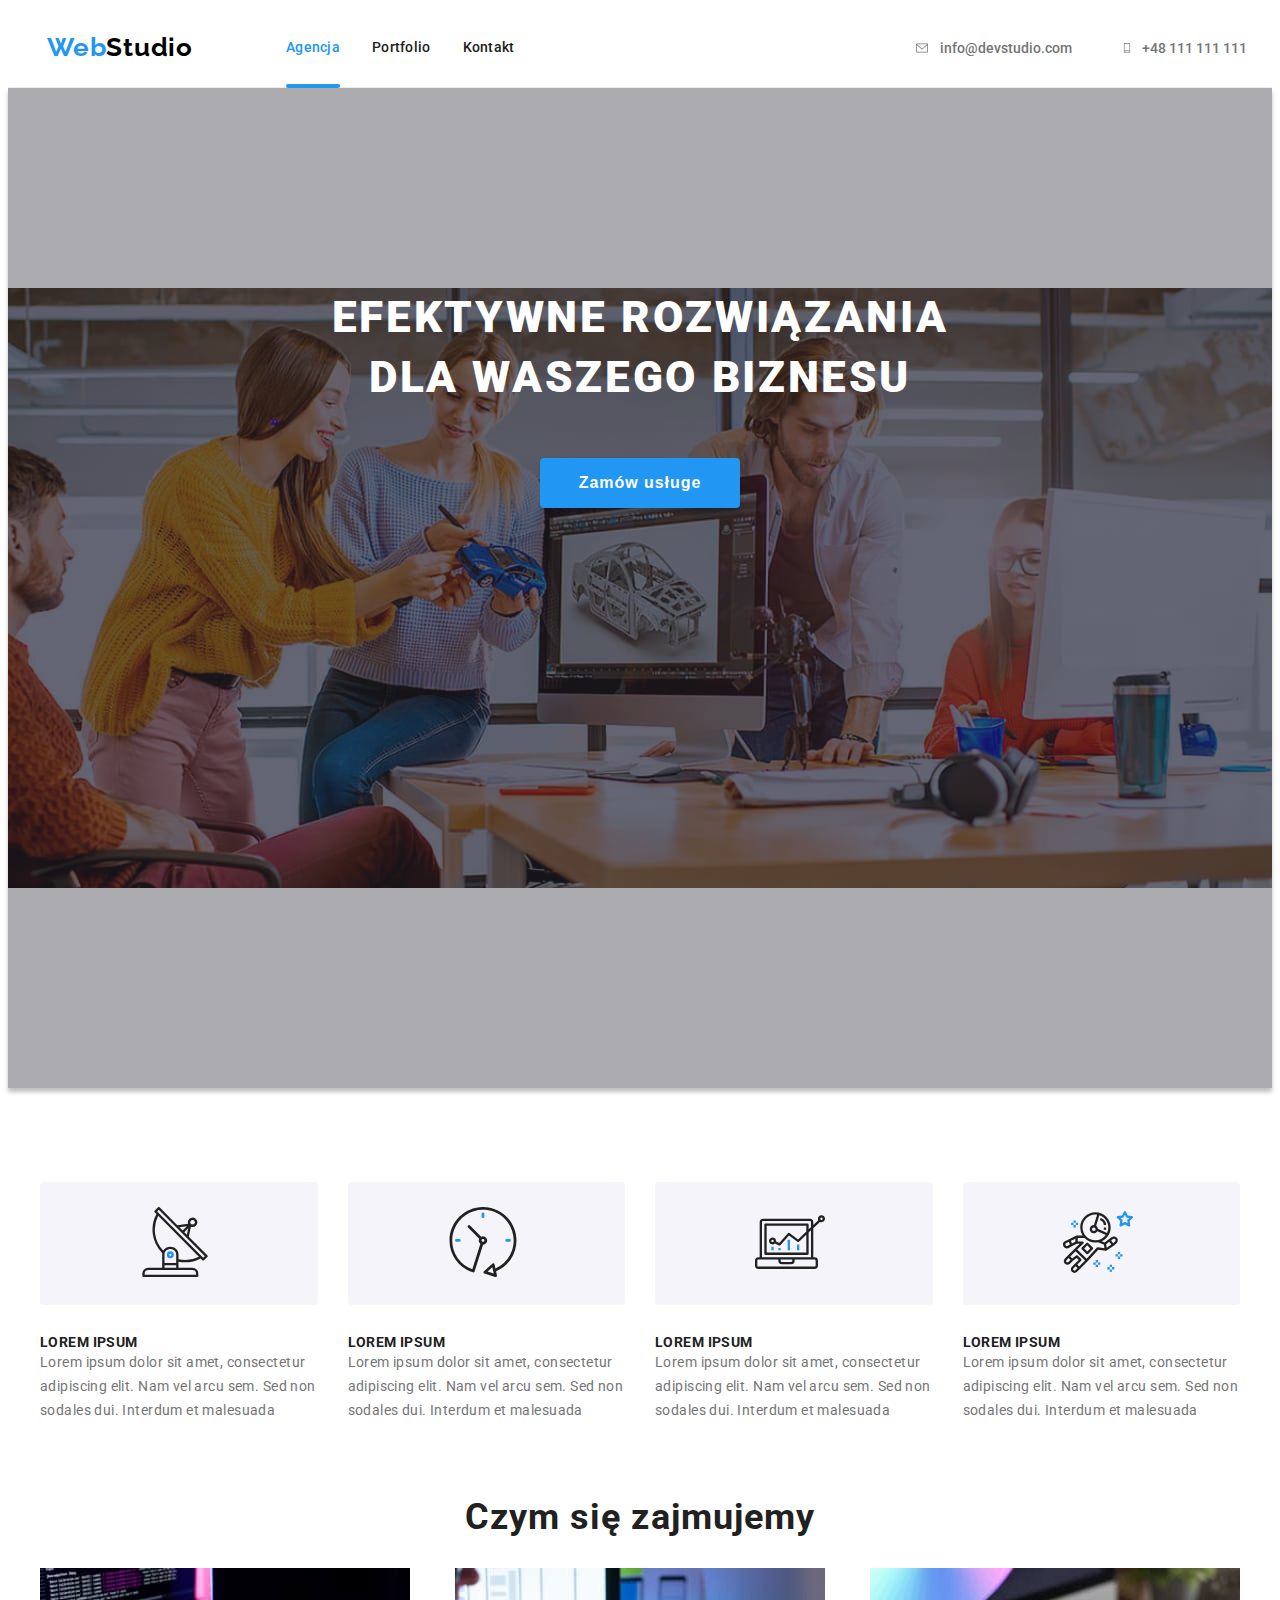
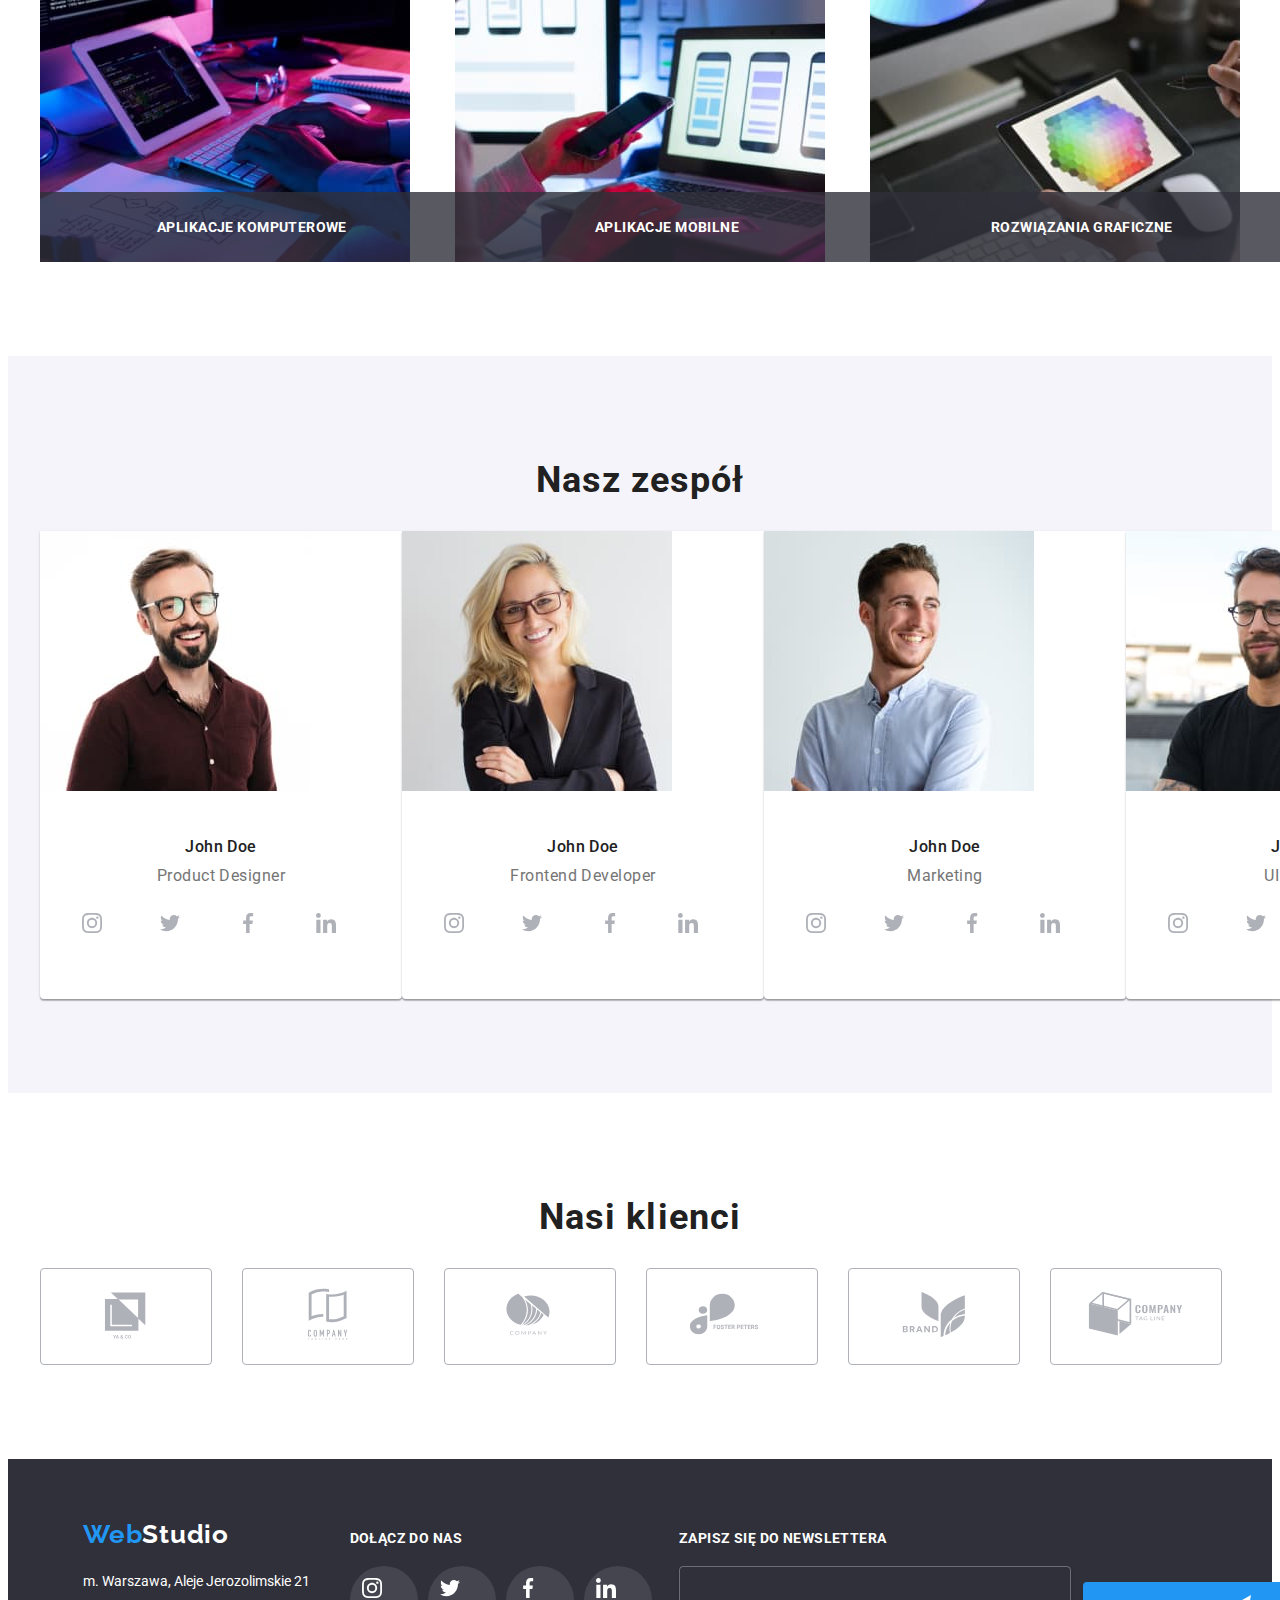
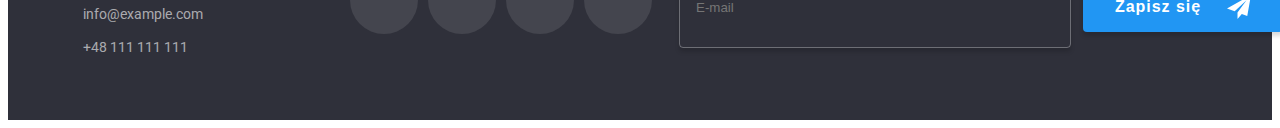
<file: index.html>
<!DOCTYPE html>
<html lang="pl">
  <head>
    <meta charset="UTF-8" />
    <meta http-equiv="X-UA-Compatible" content="IE=edge" />
    <meta name="viewport" content="width=device-width, initial-scale=1.0" />
    <link rel="preconnect" href="https://fonts.googleapis.com" />
    <link rel="preconnect" href="https://fonts.gstatic.com" crossorigin />
    <link
      href="https://fonts.googleapis.com/css2?family=Raleway:wght@700&family=Roboto:wght@400;500;700;900&display=swap"
      rel="stylesheet"
    />
    <link
      rel="stylesheet"
      href="https://cdnjs.cloudflare.com/ajax/libs/modern-normalize/1.1.0/modern-normalize.min.css"
      integrity="sha512-wpPYUAdjBVSE4KJnH1VR1HeZfpl1ub8YT/NKx4PuQ5NmX2tKuGu6U/JRp5y+Y8XG2tV+wKQpNHVUX03MfMFn9Q=="
      crossorigin="anonymous"
      referrerpolicy="no-referrer"
    />
    <link rel="stylesheet" href="css/main.min.css" />
    <title>Studio</title>
  </head>
  <body>
    <header class="page-header">
      <div class="container">
        <div class="navbar">
          <a class="logo" href="./index.html"
            ><span class="logo--brand">Web</span>Studio</a
          >
          <nav>
            <ul class="nav">
              <li class="nav__item">
                <a class="nav__link nav__link--active" href="./index.html"
                  >Agencja</a
                >
              </li>
              <li class="nav__item">
                <a class="nav__link" href="./portfolio.html">Portfolio</a>
              </li>
              <li class="nav__item">
                <a class="nav__link" href="#">Kontakt</a>
              </li>
            </ul>
          </nav>

          <ul class="contact-list">
            <li class="contact-list__item">
              <a class="contact-list__link" href="mailto:info@devstudio.com"
                ><svg class="contact-list__icon" width="16" height="12">
                  <use href="./images/icons.svg#icon-envelope"></use>
                </svg>
                info@devstudio.com</a
              >
            </li>
            <li class="contact-list__item">
              <a class="contact-list__link" href="tel:+48111111111"
                ><svg class="contact-list__icon" width="10" height="16">
                  <use href="./images/icons.svg#icon-smartphone"></use>
                </svg>
                +48 111 111 111</a
              >
            </li>
          </ul>
        </div>
      </div>
    </header>
    <main>
      <!-- HERO -->
      <section class="hero">
        <div class="container">
          <h1 class="hero__text">EFEKTYWNE ROZWIĄZANIA DLA WASZEGO BIZNESU</h1>
          <button data-modal-open class="button hero__button" type="button">
            Zamów usługe
          </button>
        </div>
      </section>

      <!-- CZYM SIĘ ZAJMUJEMY -->
      <section class="section">
        <div class="container">
          <ul class="list-offer">
            <li class="list-offer__item">
              <div class="list-offer__icon">
                <svg class="icon-antenna" width="70" height="70">
                  <use href="./images/icons.svg#icon-antenna"></use>
                </svg>
              </div>

              <p class="list-offer__title">LOREM IPSUM</p>
              <p class="list-offer__text">
                Lorem ipsum dolor sit amet, consectetur adipiscing elit. Nam vel
                arcu sem. Sed non sodales dui. Interdum et malesuada
              </p>
            </li>
            <li class="list-offer__item">
              <div class="list-offer__icon">
                <svg class="icon-clock" width="70" height="70">
                  <use href="./images/icons.svg#icon-clock"></use>
                </svg>
              </div>
              <p class="list-offer__title">LOREM IPSUM</p>
              <p class="list-offer__text">
                Lorem ipsum dolor sit amet, consectetur adipiscing elit. Nam vel
                arcu sem. Sed non sodales dui. Interdum et malesuada
              </p>
            </li>
            <li class="list-offer__item">
              <div class="list-offer__icon">
                <svg class="icon-diagram" width="70" height="70">
                  <use href="./images/icons.svg#icon-diagram"></use>
                </svg>
              </div>
              <p class="list-offer__title">LOREM IPSUM</p>
              <p class="list-offer__text">
                Lorem ipsum dolor sit amet, consectetur adipiscing elit. Nam vel
                arcu sem. Sed non sodales dui. Interdum et malesuada
              </p>
            </li>
            <li class="list-offer__item">
              <div class="list-offer__icon">
                <svg class="icon-astronaut" width="70" height="70">
                  <use href="./images/icons.svg#icon-astronaut"></use>
                </svg>
              </div>
              <p class="list-offer__title">LOREM IPSUM</p>
              <p class="list-offer__text">
                Lorem ipsum dolor sit amet, consectetur adipiscing elit. Nam vel
                arcu sem. Sed non sodales dui. Interdum et malesuada
              </p>
            </li>
          </ul>

          <h2 class="section__heading">Czym się zajmujemy</h2>

          <div class="gallery-offer">
            <figure class="gallery-offer__card">
              <img
                class="no-gap"
                src="images/work1.jpg"
                alt="Człowiek pisze na klawiaturze"
                width="370"
                height="294"
              />
              <figcaption class="gallery-offer__caption">
                Aplikacje komputerowe
              </figcaption>
            </figure>
            <figure class="gallery-offer__card">
              <img
                class="no-gap"
                src="images/work2.jpg"
                alt="Człowiek trzyma telefon"
                width="370"
                height="294"
              />
              <figcaption class="gallery-offer__caption">
                Aplikacje mobilne
              </figcaption>
            </figure>
            <figure class="gallery-offer__card">
              <img
                class="no-gap"
                src="images/work3.jpg"
                alt="Człowiek trzyma tablet"
                width="370"
                height="294"
              />
              <figcaption class="gallery-offer__caption">
                Rozwiązania graficzne
              </figcaption>
            </figure>
          </div>
        </div>
      </section>

      <!-- NASZ ZESPÓŁ -->
      <section class="section staff__section">
        <div class="container">
          <h2 class="section__heading">Nasz zespół</h2>

          <div class="gallery-staff">
            <figure class="gallery-staff__item">
              <img
                class="no-gap"
                src="images/our-staff1.jpg"
                alt="Mężczyzna w okularach"
                width="270"
                height="260"
              />
              <figcaption>
                <h3 class="gallery-staff__heading">John Doe</h3>
                <p class="gallery-staff__text">Product Designer</p>
                <ul class="social-links">
                  <li class="social-links__item">
                    <a class="social-links__box" href="#">
                      <svg class="social-links__icon" width="20" height="20">
                        <use href="./images/icons.svg#icon-instagram"></use>
                      </svg>
                    </a>
                  </li>
                  <li class="social-links__item">
                    <a class="social-links__box" href="#">
                      <svg class="social-links__icon" width="20" height="20">
                        <use href="./images/icons.svg#icon-twitter"></use>
                      </svg>
                    </a>
                  </li>
                  <li class="social-links__item">
                    <a class="social-links__box" href="#">
                      <svg class="social-links__icon" width="20" height="20">
                        <use href="./images/icons.svg#icon-facebook"></use>
                      </svg>
                    </a>
                  </li>
                  <li class="social-links__item">
                    <a class="social-links__box" href="#">
                      <svg class="social-links__icon" width="20" height="20">
                        <use href="./images/icons.svg#icon-linkedin"></use>
                      </svg>
                    </a>
                  </li>
                </ul>
              </figcaption>
            </figure>
            <figure class="gallery-staff__item">
              <img
                class="no-gap"
                src="images/our-staff2.jpg"
                alt="Kobieta w okularach"
                width="270"
                height="260"
              />
              <figcaption>
                <h3 class="gallery-staff__heading">John Doe</h3>
                <p class="gallery-staff__text">Frontend Developer</p>
                <ul class="social-links">
                  <li class="social-links__item">
                    <a class="social-links__box" href="#">
                      <svg class="social-links__icon" width="20" height="20">
                        <use href="./images/icons.svg#icon-instagram"></use>
                      </svg>
                    </a>
                  </li>
                  <li class="social-links__item">
                    <a class="social-links__box" href="#">
                      <svg class="social-links__icon" width="20" height="20">
                        <use href="./images/icons.svg#icon-twitter"></use>
                      </svg>
                    </a>
                  </li>
                  <li class="social-links__item">
                    <a class="social-links__box" href="#">
                      <svg class="social-links__icon" width="20" height="20">
                        <use href="./images/icons.svg#icon-facebook"></use>
                      </svg>
                    </a>
                  </li>
                  <li class="social-links__item">
                    <a class="social-links__box" href="#">
                      <svg class="social-links__icon" width="20" height="20">
                        <use href="./images/icons.svg#icon-linkedin"></use>
                      </svg>
                    </a>
                  </li>
                </ul>
              </figcaption>
            </figure>
            <figure class="gallery-staff__item">
              <img
                class="no-gap"
                src="images/our-staff3.jpg"
                alt="Mężczyzna w koszuli"
                width="270"
                height="260"
              />
              <figcaption>
                <h3 class="gallery-staff__heading">John Doe</h3>
                <p class="gallery-staff__text">Marketing</p>
                <ul class="social-links">
                  <li class="social-links__item">
                    <a class="social-links__box" href="#">
                      <svg class="social-links__icon" width="20" height="20">
                        <use href="./images/icons.svg#icon-instagram"></use>
                      </svg>
                    </a>
                  </li>
                  <li class="social-links__item">
                    <a class="social-links__box" href="#">
                      <svg class="social-links__icon" width="20" height="20">
                        <use href="./images/icons.svg#icon-twitter"></use>
                      </svg>
                    </a>
                  </li>
                  <li class="social-links__item">
                    <a class="social-links__box" href="#">
                      <svg class="social-links__icon" width="20" height="20">
                        <use href="./images/icons.svg#icon-facebook"></use>
                      </svg>
                    </a>
                  </li>
                  <li class="social-links__item">
                    <a class="social-links__box" href="#">
                      <svg class="social-links__icon" width="20" height="20">
                        <use href="./images/icons.svg#icon-linkedin"></use>
                      </svg>
                    </a>
                  </li>
                </ul>
              </figcaption>
            </figure>
            <figure class="gallery-staff__item">
              <img
                class="no-gap"
                src="images/our-staff4.jpg"
                alt="Zdjęcie John Doe"
                width="270"
                height="260"
              />
              <figcaption>
                <h3 class="gallery-staff__heading">John Doe</h3>
                <p class="gallery-staff__text">UI Designer</p>
                <ul class="social-links">
                  <li class="social-links__item">
                    <a class="social-links__box" href="#">
                      <svg class="social-links__icon" width="20" height="20">
                        <use href="./images/icons.svg#icon-instagram"></use>
                      </svg>
                    </a>
                  </li>
                  <li class="social-links__item">
                    <a class="social-links__box" href="#">
                      <svg class="social-links__icon" width="20" height="20">
                        <use href="./images/icons.svg#icon-twitter"></use>
                      </svg>
                    </a>
                  </li>
                  <li class="social-links__item">
                    <a class="social-links__box" href="#">
                      <svg class="social-links__icon" width="20" height="20">
                        <use href="./images/icons.svg#icon-facebook"></use>
                      </svg>
                    </a>
                  </li>
                  <li class="social-links__item">
                    <a class="social-links__box" href="#">
                      <svg class="social-links__icon" width="20" height="20">
                        <use href="./images/icons.svg#icon-linkedin"></use>
                      </svg>
                    </a>
                  </li>
                </ul>
              </figcaption>
            </figure>
          </div>
        </div>
      </section>
      <!-- NASI KLIENCI -->
      <section class="section">
        <div class="container">
          <h2 class="section__heading">Nasi klienci</h2>
          <ul class="list-clients">
            <li class="list-clients__item">
              <a class="list-clients__link" href="">
                <svg class="list-clients__icon" width="106" height="60">
                  <use href="./images/icons.svg#icon-logo1"></use>
                </svg>
              </a>
            </li>
            <li class="list-clients__item">
              <a class="list-clients__link" href="">
                <svg class="list-clients__icon" width="106" height="60">
                  <use href="./images/icons.svg#icon-logo2"></use>
                </svg>
              </a>
            </li>
            <li class="list-clients__item">
              <a class="list-clients__link" href="">
                <svg class="list-clients__icon" width="106" height="60">
                  <use href="./images/icons.svg#icon-logo3"></use>
                </svg>
              </a>
            </li>
            <li class="list-clients__item">
              <a class="list-clients__link" href="">
                <svg class="list-clients__icon" width="106" height="60">
                  <use href="./images/icons.svg#icon-logo4"></use>
                </svg>
              </a>
            </li>
            <li class="list-clients__item">
              <a class="list-clients__link" href="">
                <svg class="list-clients__icon" width="106" height="60">
                  <use href="./images/icons.svg#icon-logo5"></use>
                </svg>
              </a>
            </li>
            <li class="list-clients__item">
              <a class="list-clients__link" href="">
                <svg class="list-clients__icon" width="106" height="60">
                  <use href="./images/icons.svg#icon-logo6"></use>
                </svg>
              </a>
            </li>
          </ul>
        </div>
      </section>
    </main>
    <footer class="page-footer">
      <div class="container footer__container">
        <div class="box">
          <a class="logo page-footer__logo" href="index.html"
            ><span class="logo--brand">Web</span>Studio</a
          >
          <address>
            <ul class="list-address">
              <li class="list-address__item">
                <a
                  class="list-address__link list-address__link--map-link"
                  href="https://goo.gl/maps/DFV8Tzm6335KVXMM9"
                  target="_blank"
                  >m. Warszawa, Aleje Jerozolimskie 21</a
                >
              </li>
              <li class="list-address__item">
                <a class="list-address__link" href="mailto:info@example.com"
                  >info@example.com</a
                >
              </li>
              <li class="list-address__item">
                <a class="list-address__link" href="tel:+48111111111"
                  >+48 111 111 111</a
                >
              </li>
            </ul>
          </address>
        </div>
        <div class="box">
          <p class="page-footer__text">Dołącz do nas</p>
          <ul class="footer__social-links">
            <li class="social-links__item">
              <a class="social-links__box" href="#">
                <svg class="social-links__icon" width="20" height="20">
                  <use href="./images/icons.svg#icon-instagram"></use>
                </svg>
              </a>
            </li>
            <li class="social-links__item">
              <a class="social-links__box" href="#">
                <svg class="social-links__icon" width="20" height="20">
                  <use href="./images/icons.svg#icon-twitter"></use>
                </svg>
              </a>
            </li>
            <li class="social-links__item">
              <a class="social-links__box" href="#">
                <svg class="social-links__icon" width="20" height="20">
                  <use href="./images/icons.svg#icon-facebook"></use>
                </svg>
              </a>
            </li>
            <li class="social-links__item">
              <a class="social-links__box" href="#">
                <svg class="social-links__icon" width="20" height="20">
                  <use href="./images/icons.svg#icon-linkedin"></use>
                </svg>
              </a>
            </li>
          </ul>
        </div>
        <div class="box">
          <p class="page-footer__text">Zapisz się do newslettera</p>
          <form
            class="newsletter-form"
            name="newsletter-form"
            autocomplete="on"
          >
            <label>
              <input
                class="newsletter-form__input"
                type="email"
                name="e-mail-newsletter"
                placeholder="E-mail"
                required
              />
            </label>
            <button class="button newsletter__button" type="submit">
              Zapisz się
              <svg class="newsletter__button__icon" width="24" height="24">
                <use href="./images/icons.svg#icon-send"></use>
              </svg>
            </button>
          </form>
        </div>
      </div>
    </footer>

    <div class="backdrop is-hidden" data-modal>
      <div class="modal">
        <button class="modal-close" type="button" data-modal-close>
          &#10006;
        </button>
        <p class="order-form__title">Zostaw swoje dane w formularzu poniżej</p>
        <form class="order-form" name="order-form">
          <div class="order-form__container">
            <label class="order-form__label" class="" for="client-name"
              >Imię</label
            >
            <input
              class="order-form__input"
              id="client-name"
              type="text"
              name="name"
            />
            <svg class="order-form__icon" width="18" height="18">
              <use href="./images/icons.svg#icon-person"></use>
            </svg>
          </div>
          <div class="order-form__container">
            <label class="order-form__label" for="client-phone-number"
              >Telefon</label
            >
            <input
              class="order-form__input"
              id="client-phone-number"
              type="tel"
              name="phone-number"
            />
            <svg class="order-form__icon" width="18" height="18">
              <use href="./images/icons.svg#icon-phone"></use>
            </svg>
          </div>
          <div class="order-form__container">
            <label class="order-form__label" for="client-email">E-mail</label>
            <input
              class="order-form__input"
              id="client-email"
              type="email"
              name="e-mail"
            />
            <svg class="order-form__icon" width="18" height="18">
              <use href="./images/icons.svg#icon-email"></use>
            </svg>
          </div>
          <label class="order-form__label" for="client-comment"
            >Komentarz</label
          >
          <textarea
            class="order-form__textarea"
            id="client-comment"
            rows="8"
            placeholder="Wprowadź tekst"
          ></textarea>
          <div class="checkbox">
            <input
              id="terms-of-use"
              class="checkbox__input checkbox__input--hidden"
              type="checkbox"
              name="terms-of-use"
              value="check"
            />
            <label class="checkbox__label" for="terms-of-use">
              Oświadczam iż akceptuję
              <a class="checkbox__link" href="#">Regulamin</a>
              i
              <a class="checkbox__link" href="#">Politykę Prywatności.</a>
            </label>
          </div>
          <button class="button modal__button" type="submit">Wyślij</button>
        </form>
      </div>
    </div>
    <script src="./js/modal.js"></script>
  </body>
</html>
</file>
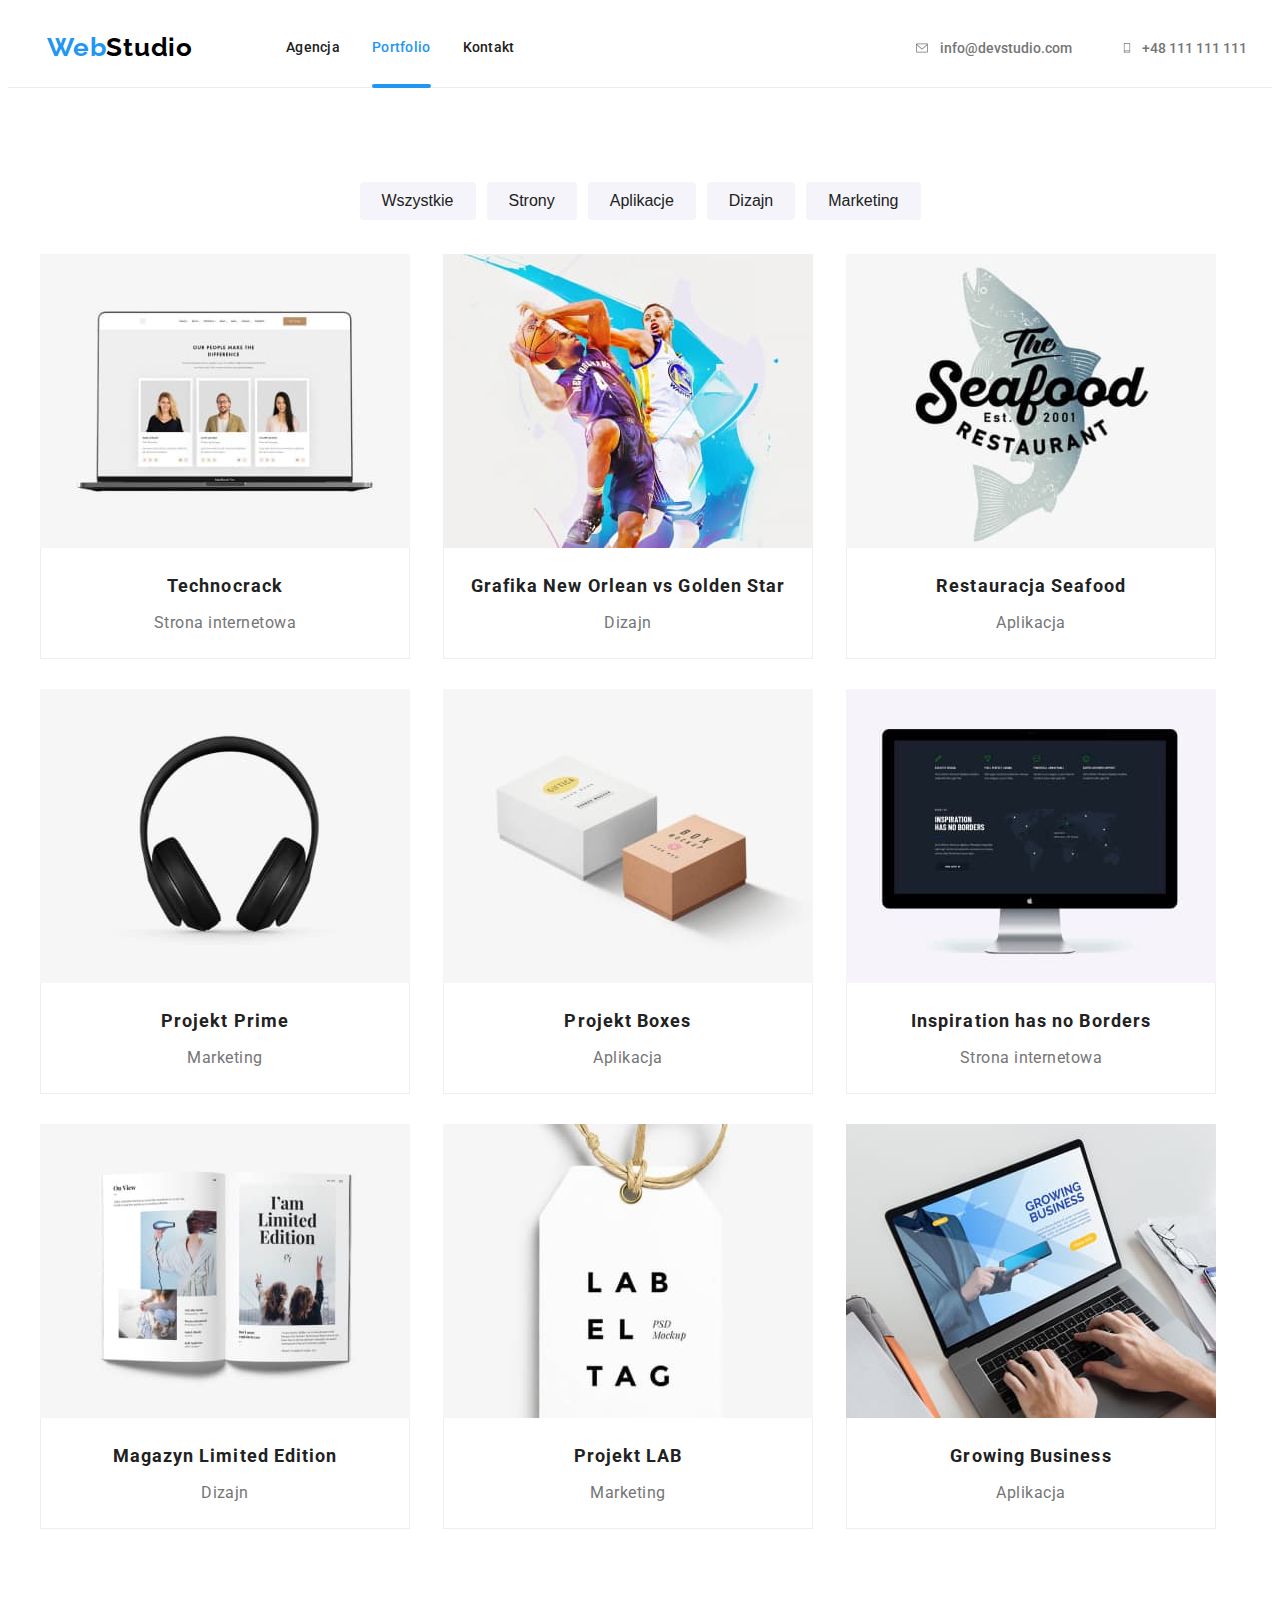
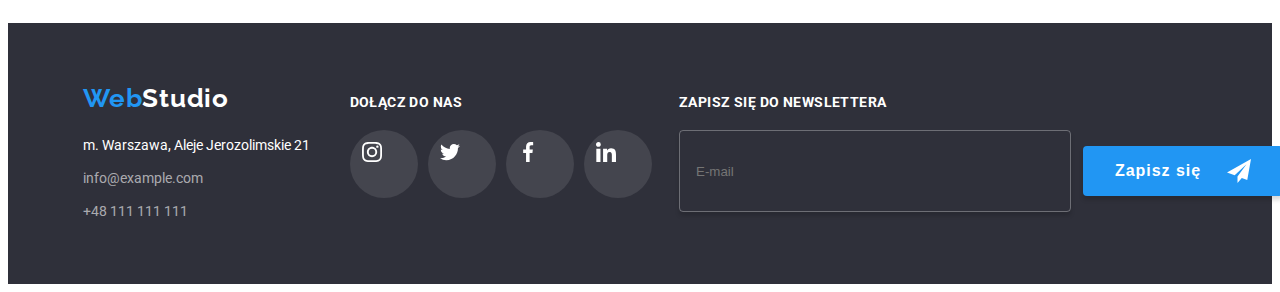
<file: portfolio.html>
<!DOCTYPE html>
<html lang="pl">
  <head>
    <meta charset="UTF-8" />
    <meta http-equiv="X-UA-Compatible" content="IE=edge" />
    <meta name="viewport" content="width=device-width, initial-scale=1.0" />
    <link rel="preconnect" href="https://fonts.googleapis.com" />
    <link rel="preconnect" href="https://fonts.gstatic.com" crossorigin />
    <link
      href="https://fonts.googleapis.com/css2?family=Raleway:wght@700&family=Roboto:wght@400;500;700;900&display=swap"
      rel="stylesheet"
    />
    <link
      rel="stylesheet"
      href="https://cdnjs.cloudflare.com/ajax/libs/modern-normalize/1.1.0/modern-normalize.min.css"
      integrity="sha512-wpPYUAdjBVSE4KJnH1VR1HeZfpl1ub8YT/NKx4PuQ5NmX2tKuGu6U/JRp5y+Y8XG2tV+wKQpNHVUX03MfMFn9Q=="
      crossorigin="anonymous"
      referrerpolicy="no-referrer"
    />
    <link rel="stylesheet" href="css/main.min.css" />
    <title>Portfolio - Studio</title>
  </head>
  <body>
    <header class="page-header">
      <div class="container">
        <div class="navbar">
          <a class="logo" href="./index.html"
            ><span class="logo--brand">Web</span>Studio</a
          >
          <nav>
            <ul class="nav">
              <li class="nav__item">
                <a class="nav__link" href="./index.html">Agencja</a>
              </li>
              <li class="nav__item">
                <a class="nav__link nav__link--active" href="./portfolio.html"
                  >Portfolio</a
                >
              </li>
              <li class="nav__item">
                <a class="nav__link" href="#">Kontakt</a>
              </li>
            </ul>
          </nav>

          <ul class="contact-list">
            <li class="contact-list__item">
              <a class="contact-list__link" href="mailto:info@devstudio.com"
                ><svg class="contact-list__icon" width="16" height="12">
                  <use href="./images/icons.svg#icon-envelope"></use>
                </svg>
                info@devstudio.com</a
              >
            </li>
            <li class="contact-list__item">
              <a class="contact-list__link" href="tel:+48111111111"
                ><svg class="contact-list__icon" width="10" height="16">
                  <use href="./images/icons.svg#icon-smartphone"></use>
                </svg>
                +48 111 111 111</a
              >
            </li>
          </ul>
        </div>
      </div>
    </header>
    <main>
      <div class="section container">
        <div class="button-group">
          <button class="button portfolio__button" type="button">
            Wszystkie
          </button>
          <button class="button portfolio__button" type="button">Strony</button>
          <button class="button portfolio__button" type="button">
            Aplikacje
          </button>
          <button class="button portfolio__button" type="button">Dizajn</button>
          <button class="button portfolio__button" type="button">
            Marketing
          </button>
        </div>

        <div class="portfolio">
          <figure class="portfolio__item">
            <div class="portfolio__box">
              <img
                class="no-gap"
                src="images/portfolio1.jpg"
                alt="Laptop z wyświetloną stroną internetową"
                width="370"
                height="294"
              />
              <div class="portfolio__overlay">
                <p class="portfolio__content">
                  Technocrack jest popularną platformą wykorzystywaną do
                  rozpowszechniania koronawirusa. Firmy wykorzystują tę
                  platformę do celów szpiegowskich i ataków na niezabezpieczone
                  serwery konkurencji
                </p>
              </div>
            </div>

            <figcaption class="portfolio__caption">
              <p class="portfolio__title">Technocrack</p>
              <p class="portfolio__text">Strona internetowa</p>
            </figcaption>
          </figure>
          <figure class="portfolio__item">
            <div class="portfolio__box">
              <img
                class="no-gap"
                src="images/portfolio2.jpg"
                alt="Dwóch mężczyzn z piłką do koszykówki"
                width="370"
                height="294"
              />
              <div class="portfolio__overlay">
                <p class="portfolio__content">
                  Technocrack jest popularną platformą wykorzystywaną do
                  rozpowszechniania koronawirusa. Firmy wykorzystują tę
                  platformę do celów szpiegowskich i ataków na niezabezpieczone
                  serwery konkurencji
                </p>
              </div>
            </div>
            <figcaption class="portfolio__caption">
              <p class="portfolio__title">Grafika New Orlean vs Golden Star</p>

              <p class="portfolio__text">Dizajn</p>
            </figcaption>
          </figure>
          <figure class="portfolio__item">
            <div class="portfolio__box">
              <img
                class="no-gap"
                src="images/portfolio3.jpg"
                alt="Logo z tekstem i obrazem ryby"
                width="370"
                height="294"
              />
              <div class="portfolio__overlay">
                <p class="portfolio__content">
                  Technocrack jest popularną platformą wykorzystywaną do
                  rozpowszechniania koronawirusa. Firmy wykorzystują tę
                  platformę do celów szpiegowskich i ataków na niezabezpieczone
                  serwery konkurencji
                </p>
              </div>
            </div>
            <figcaption class="portfolio__caption">
              <p class="portfolio__title">Restauracja Seafood</p>

              <p class="portfolio__text">Aplikacja</p>
            </figcaption>
          </figure>
          <figure class="portfolio__item">
            <div class="portfolio__box">
              <img
                class="no-gap"
                src="images/portfolio4.jpg"
                alt="Słuchawki nauszne"
                width="370"
                height="294"
              />
              <div class="portfolio__overlay">
                <p class="portfolio__content">
                  Technocrack jest popularną platformą wykorzystywaną do
                  rozpowszechniania koronawirusa. Firmy wykorzystują tę
                  platformę do celów szpiegowskich i ataków na niezabezpieczone
                  serwery konkurencji
                </p>
              </div>
            </div>
            <figcaption class="portfolio__caption">
              <p class="portfolio__title">Projekt Prime</p>
              <p class="portfolio__text">Marketing</p>
            </figcaption>
          </figure>
          <figure class="portfolio__item">
            <div class="portfolio__box">
              <img
                class="no-gap"
                src="images/portfolio5.jpg"
                alt="Dwa pudełka"
                width="370"
                height="294"
              />
              <div class="portfolio__overlay">
                <p class="portfolio__content">
                  Technocrack jest popularną platformą wykorzystywaną do
                  rozpowszechniania koronawirusa. Firmy wykorzystują tę
                  platformę do celów szpiegowskich i ataków na niezabezpieczone
                  serwery konkurencji
                </p>
              </div>
            </div>
            <figcaption class="portfolio__caption">
              <p class="portfolio__title">Projekt Boxes</p>
              <p class="portfolio__text">Aplikacja</p>
            </figcaption>
          </figure>
          <figure class="portfolio__item">
            <div class="portfolio__box">
              <img
                class="no-gap"
                src="images/portfolio6.jpg"
                alt="Ekran komputera z wyświetloną stroną internetową"
                width="370"
                height="294"
              />
              <div class="portfolio__overlay">
                <p class="portfolio__content">
                  Technocrack jest popularną platformą wykorzystywaną do
                  rozpowszechniania koronawirusa. Firmy wykorzystują tę
                  platformę do celów szpiegowskich i ataków na niezabezpieczone
                  serwery konkurencji
                </p>
              </div>
            </div>
            <figcaption class="portfolio__caption">
              <p class="portfolio__title">Inspiration has no Borders</p>

              <p class="portfolio__text">Strona internetowa</p>
            </figcaption>
          </figure>
          <figure class="portfolio__item">
            <div class="portfolio__box">
              <img
                class="no-gap"
                src="images/portfolio7.jpg"
                alt="Otwarty magazyn"
                width="370"
                height="294"
              />
              <div class="portfolio__overlay">
                <p class="portfolio__content">
                  Technocrack jest popularną platformą wykorzystywaną do
                  rozpowszechniania koronawirusa. Firmy wykorzystują tę
                  platformę do celów szpiegowskich i ataków na niezabezpieczone
                  serwery konkurencji
                </p>
              </div>
            </div>
            <figcaption class="portfolio__caption">
              <p class="portfolio__title">Magazyn Limited Edition</p>

              <p class="portfolio__text">Dizajn</p>
            </figcaption>
          </figure>
          <figure class="portfolio__item">
            <div class="portfolio__box">
              <img
                class="no-gap"
                src="images/portfolio8.jpg"
                alt="Etykieta z napisem"
                width="370"
                height="294"
              />
              <div class="portfolio__overlay">
                <p class="portfolio__content">
                  Technocrack jest popularną platformą wykorzystywaną do
                  rozpowszechniania koronawirusa. Firmy wykorzystują tę
                  platformę do celów szpiegowskich i ataków na niezabezpieczone
                  serwery konkurencji
                </p>
              </div>
            </div>
            <figcaption class="portfolio__caption">
              <p class="portfolio__title">Projekt LAB</p>

              <p class="portfolio__text">Marketing</p>
            </figcaption>
          </figure>
          <figure class="portfolio__item">
            <div class="portfolio__box">
              <img
                class="no-gap"
                src="images/portfolio9.jpg"
                alt="Człowiek pisze na laptopie"
                width="370"
                height="294"
              />
              <div class="portfolio__overlay">
                <p class="portfolio__content">
                  Technocrack jest popularną platformą wykorzystywaną do
                  rozpowszechniania koronawirusa. Firmy wykorzystują tę
                  platformę do celów szpiegowskich i ataków na niezabezpieczone
                  serwery konkurencji
                </p>
              </div>
            </div>
            <figcaption class="portfolio__caption">
              <p class="portfolio__title">Growing Business</p>
              <p class="portfolio__text">Aplikacja</p>
            </figcaption>
          </figure>
        </div>
      </div>
    </main>
    <footer class="page-footer">
      <div class="container">
        <div class="box">
          <a class="logo page-footer__logo" href="index.html"
            ><span class="logo--brand">Web</span>Studio</a
          >
          <address>
            <ul class="list-address">
              <li class="list-address__item">
                <a
                  class="list-address__link list-address__link--map-link"
                  href="https://goo.gl/maps/DFV8Tzm6335KVXMM9"
                  target="_blank"
                  >m. Warszawa, Aleje Jerozolimskie 21</a
                >
              </li>
              <li class="list-address__item">
                <a class="list-address__link" href="mailto:info@example.com"
                  >info@example.com</a
                >
              </li>
              <li class="list-address__item">
                <a class="list-address__link" href="tel:+48111111111"
                  >+48 111 111 111</a
                >
              </li>
            </ul>
          </address>
        </div>
        <div class="box">
          <p class="page-footer__text">Dołącz do nas</p>
          <ul class="footer__social-links">
            <li class="social-links__item">
              <a class="social-links__box" href="#">
                <svg class="social-links__icon" width="20" height="20">
                  <use href="./images/icons.svg#icon-instagram"></use>
                </svg>
              </a>
            </li>
            <li class="social-links__item">
              <a class="social-links__box" href="#">
                <svg class="social-links__icon" width="20" height="20">
                  <use href="./images/icons.svg#icon-twitter"></use>
                </svg>
              </a>
            </li>
            <li class="social-links__item">
              <a class="social-links__box" href="#">
                <svg class="social-links__icon" width="20" height="20">
                  <use href="./images/icons.svg#icon-facebook"></use>
                </svg>
              </a>
            </li>
            <li class="social-links__item">
              <a class="social-links__box" href="#">
                <svg class="social-links__icon" width="20" height="20">
                  <use href="./images/icons.svg#icon-linkedin"></use>
                </svg>
              </a>
            </li>
          </ul>
        </div>
        <div class="box">
          <p class="page-footer__text">Zapisz się do newslettera</p>
          <form
            class="newsletter-form"
            name="newsletter-form"
            autocomplete="on"
          >
            <label>
              <input
                class="newsletter-form__input"
                type="email"
                name="e-mail-newsletter"
                placeholder="E-mail"
                required
              />
            </label>
            <button class="button newsletter__button" type="submit">
              Zapisz się
              <svg class="newsletter__button__icon" width="24" height="24">
                <use href="./images/icons.svg#icon-send"></use>
              </svg>
            </button>
          </form>
        </div>
      </div>
    </footer>
  </body>
</html>
</file>
<file: css/main.min.css>
.button{border-radius:4px;border:0;font-size:16px;-webkit-transition:color 250ms cubic-bezier(0.4, 0, 0.2, 1),background 250ms cubic-bezier(0.4, 0, 0.2, 1),-webkit-box-shadow 250ms cubic-bezier(0.4, 0, 0.2, 1);transition:color 250ms cubic-bezier(0.4, 0, 0.2, 1),background 250ms cubic-bezier(0.4, 0, 0.2, 1),-webkit-box-shadow 250ms cubic-bezier(0.4, 0, 0.2, 1);transition:color 250ms cubic-bezier(0.4, 0, 0.2, 1),background 250ms cubic-bezier(0.4, 0, 0.2, 1),box-shadow 250ms cubic-bezier(0.4, 0, 0.2, 1);transition:color 250ms cubic-bezier(0.4, 0, 0.2, 1),background 250ms cubic-bezier(0.4, 0, 0.2, 1),box-shadow 250ms cubic-bezier(0.4, 0, 0.2, 1),-webkit-box-shadow 250ms cubic-bezier(0.4, 0, 0.2, 1)}.button:hover{cursor:pointer}.hero__button,.newsletter__button,.modal__button{width:200px;height:50px;font-weight:700;line-height:1.88;letter-spacing:.06em}.hero__button{color:#fff;background:#2196f3;-webkit-box-shadow:0px 4px 4px rgba(0,0,0,.15);box-shadow:0px 4px 4px rgba(0,0,0,.15)}.hero__button:hover,.hero__button:focus{color:#212121;background:#f5f4fa;-webkit-box-shadow:0px 3px 1px rgba(0,0,0,.1),0px 1px 2px rgba(0,0,0,.08),0px 2px 2px rgba(0,0,0,.12);box-shadow:0px 3px 1px rgba(0,0,0,.1),0px 1px 2px rgba(0,0,0,.08),0px 2px 2px rgba(0,0,0,.12)}.newsletter__button,.modal__button{color:#fff;background:#2196f3;-webkit-box-shadow:0px 4px 4px rgba(0,0,0,.15);box-shadow:0px 4px 4px rgba(0,0,0,.15)}.newsletter__button:hover,.newsletter__button:focus,.modal__button:hover,.modal__button:focus{background-color:#1262b1;-webkit-box-shadow:0px 3px 1px rgba(0,0,0,.1),0px 1px 2px rgba(0,0,0,.08),0px 2px 2px rgba(0,0,0,.12);box-shadow:0px 3px 1px rgba(0,0,0,.1),0px 1px 2px rgba(0,0,0,.08),0px 2px 2px rgba(0,0,0,.12)}.newsletter__button{display:-webkit-box;display:-ms-flexbox;display:flex;-webkit-box-align:center;-ms-flex-align:center;align-items:center;text-align:center;-webkit-box-pack:space-evenly;-ms-flex-pack:space-evenly;justify-content:space-evenly}.newsletter__button__icon{fill:#fff}.modal__button{display:block;margin:auto}.button-group{margin-bottom:34px;text-align:center}.portfolio__button{padding:6px 22px;height:38px;font-weight:500;color:#212121;background:#f5f4fa}.portfolio__button:not(:last-child){margin-right:8px}.portfolio__button:hover,.portfolio__button:focus{color:#fff;background:#2196f3;-webkit-box-shadow:0px 3px 1px rgba(0,0,0,.1),0px 1px 2px rgba(0,0,0,.08),0px 2px 2px rgba(0,0,0,.12);box-shadow:0px 3px 1px rgba(0,0,0,.1),0px 1px 2px rgba(0,0,0,.08),0px 2px 2px rgba(0,0,0,.12)}.hero{background-color:#2f303a;-webkit-box-shadow:0px 4px 4px rgba(0,0,0,.25);box-shadow:0px 4px 4px rgba(0,0,0,.25);background:-webkit-gradient(linear, left top, left bottom, from(rgba(47, 48, 58, 0.4)), to(rgba(47, 48, 58, 0.4))),url(../images/hero.jpg) no-repeat;background:linear-gradient(rgba(47, 48, 58, 0.4), rgba(47, 48, 58, 0.4)),url(../images/hero.jpg) no-repeat;background-size:1600px;background-position:50%;padding:200px 0;height:600px}.hero .container{text-align:center}.hero__text{font-weight:900;font-size:44px;line-height:1.36;text-align:center;letter-spacing:.06em;text-transform:uppercase;color:#fff;width:696px;margin:0 auto;margin-bottom:50px}.logo{font-family:"Raleway";font-weight:700;font-size:26px;line-height:1.2;letter-spacing:.03em;color:#000;text-decoration:none;margin-right:93px}.logo--brand{color:#2196f3}.backdrop{position:fixed;left:0;top:0;width:100%;height:100%;background:rgba(0,0,0,.2);-webkit-transition:opacity 500ms ease,visibility 500ms ease;transition:opacity 500ms ease,visibility 500ms ease}.is-hidden{opacity:0;visibility:hidden;pointer-events:none}.modal{position:relative;top:50%;left:50%;-webkit-transform:translate(-50%, -50%);transform:translate(-50%, -50%);width:528px;min-height:581px;background:#fff;-webkit-box-shadow:0px 1px 3px rgba(0,0,0,.12),0px 1px 1px rgba(0,0,0,.14),0px 2px 1px rgba(0,0,0,.2);box-shadow:0px 1px 3px rgba(0,0,0,.12),0px 1px 1px rgba(0,0,0,.14),0px 2px 1px rgba(0,0,0,.2);border-radius:4px;-webkit-transition:-webkit-transform 500ms ease;transition:-webkit-transform 500ms ease;transition:transform 500ms ease;transition:transform 500ms ease, -webkit-transform 500ms ease;padding:40px}.is-hidden .modal{-webkit-transform:translate(-50%, 100%);transform:translate(-50%, 100%)}.modal-close{position:absolute;top:8px;right:8px;width:30px;height:30px;background:#fff;border:1px solid rgba(0,0,0,.1);border-radius:50%;cursor:pointer;padding:6px}.navbar{display:-webkit-box;display:-ms-flexbox;display:flex;-webkit-box-align:center;-ms-flex-align:center;align-items:center;-webkit-box-pack:start;-ms-flex-pack:start;justify-content:flex-start}.nav{display:-webkit-box;display:-ms-flexbox;display:flex}.nav__item:not(:last-child){margin-right:32px}.contact-list{display:-webkit-box;display:-ms-flexbox;display:flex;margin-left:auto}.contact-list__item:not(:last-child){margin-right:50px}.nav__link,.contact-list__link{text-decoration:none;font-weight:500;-webkit-transition:color 250ms cubic-bezier(0.4, 0, 0.2, 1);transition:color 250ms cubic-bezier(0.4, 0, 0.2, 1)}.nav__link:hover,.nav__link:focus,.contact-list__link:hover,.contact-list__link:focus{color:#2196f3}.nav__link{color:#212121;line-height:1.1;letter-spacing:.02em}.nav__link--active{color:#2196f3;position:relative}.nav__link--active:after{position:absolute;content:"";display:block;height:4px;width:100%;top:45px;background-color:#2196f3;border-radius:2px}.contact-list__link{color:#757575;display:-webkit-box;display:-ms-flexbox;display:flex;-webkit-box-align:center;-ms-flex-align:center;align-items:center}.contact-list__icon{fill:#757575;-webkit-transition:fill 250ms cubic-bezier(0.4, 0, 0.2, 1);transition:fill 250ms cubic-bezier(0.4, 0, 0.2, 1);margin-right:10px}.contact-list__link:hover .contact-list__icon{fill:#2196f3}.newsletter-form{display:-webkit-box;display:-ms-flexbox;display:flex;-webkit-box-align:center;-ms-flex-align:center;align-items:center;text-align:center}.newsletter-form__input{height:50px;width:358px;border:1px solid rgba(255,255,255,.3);-webkit-box-shadow:0px 4px 4px rgba(0,0,0,.15);box-shadow:0px 4px 4px rgba(0,0,0,.15);border-radius:4px;outline:none;background-color:rgba(0,0,0,0);color:#fff;padding:15px 16px;margin-right:12px;-webkit-transition:border-color 250ms cubic-bezier(0.4, 0, 0.2, 1),-webkit-box-shadow 250ms cubic-bezier(0.4, 0, 0.2, 1);transition:border-color 250ms cubic-bezier(0.4, 0, 0.2, 1),-webkit-box-shadow 250ms cubic-bezier(0.4, 0, 0.2, 1);transition:border-color 250ms cubic-bezier(0.4, 0, 0.2, 1),box-shadow 250ms cubic-bezier(0.4, 0, 0.2, 1);transition:border-color 250ms cubic-bezier(0.4, 0, 0.2, 1),box-shadow 250ms cubic-bezier(0.4, 0, 0.2, 1),-webkit-box-shadow 250ms cubic-bezier(0.4, 0, 0.2, 1)}.newsletter-form__input:focus,.newsletter-form__input:hover{border-color:#2196f3}.order-form__title{font-weight:700;font-size:20px;line-height:1.15;text-align:center;letter-spacing:.03em;margin-bottom:12px}.order-form__label{display:block;margin-bottom:4px;font-size:12px;line-height:1.16;letter-spacing:.01em;color:#757575}.order-form__container{position:relative}.order-form__icon{position:absolute;left:12px;width:18px;height:18px;-webkit-transform:translatey(60%);transform:translatey(60%);fill:#212121}.order-form__input:focus+.order-form__icon,.order-form__input:hover+.order-form__icon{fill:#2196f3}.order-form .order-form__input,.order-form__textarea{width:100%;border:1px solid rgba(33,33,33,.2);border-radius:4px;font-size:12px;outline:none;-webkit-transition:border 250ms cubic-bezier(0.4, 0, 0.2, 1);transition:border 250ms cubic-bezier(0.4, 0, 0.2, 1)}.order-form .order-form__input:hover,.order-form .order-form__input:focus,.order-form__textarea:hover,.order-form__textarea:focus{border-color:#2196f3;outline:none;border:1px solid #2196f3}.order-form__input{margin-bottom:10px;height:40px;padding:12px 12px 12px 42px}.order-form__textarea{resize:none;margin-bottom:20px;padding:12px 16px}.order-form__textarea ::-webkit-input-placeholder{line-height:1.16;letter-spacing:.01em;color:rgba(117,117,117,.5)}.order-form__textarea ::-moz-placeholder{line-height:1.16;letter-spacing:.01em;color:rgba(117,117,117,.5)}.order-form__textarea :-ms-input-placeholder{line-height:1.16;letter-spacing:.01em;color:rgba(117,117,117,.5)}.order-form__textarea ::-ms-input-placeholder{line-height:1.16;letter-spacing:.01em;color:rgba(117,117,117,.5)}.order-form__textarea ::placeholder{line-height:1.16;letter-spacing:.01em;color:rgba(117,117,117,.5)}.checkbox{position:relative;display:-webkit-box;display:-ms-flexbox;display:flex;-webkit-box-pack:center;-ms-flex-pack:center;justify-content:center;margin-bottom:30px}.checkbox__label{font-size:14px;line-height:1.71;letter-spacing:.03em;color:#757575;margin:auto 0}.checkbox__link{color:#2196f3;text-decoration:underline;-webkit-transition:color 250ms cubic-bezier(0.4, 0, 0.2, 1);transition:color 250ms cubic-bezier(0.4, 0, 0.2, 1)}.checkbox__link:hover{color:#1262b1;text-decoration:none}.checkbox__input{width:16px;height:15px;margin:auto 0;margin-right:8px;display:inline-block;position:relative;background-color:#fff;background-image:url("data:image/svg+xml;charset=utf8,%3Csvg xmlns='http://www.w3.org/2000/svg' width='16' height='15' fill='none'%3E%3Cpath fill='%23212121' d='M14.222 1.667v11.666H1.778V1.667h12.444Zm0-1.667H1.778C.8 0 0 .75 0 1.667v11.666C0 14.25.8 15 1.778 15h12.444C15.2 15 16 14.25 16 13.333V1.667C16 .75 15.2 0 14.222 0Z'/%3E%3C/svg%3E");background-position:center;background-size:16px 15px;background-repeat:no-repeat;-webkit-transition:background-color 250ms cubic-bezier(0.4, 0, 0.2, 1);transition:background-color 250ms cubic-bezier(0.4, 0, 0.2, 1)}.checkbox__input:checked{background-color:#2196f3;background-image:url("data:image/svg+xml;charset=utf8,%3Csvg xmlns='http://www.w3.org/2000/svg' width='13' height='10' fill='none'%3E%3Cpath fill='%23fff' stroke='%23fff' stroke-width='.2' d='m1.957 4.752-.069-.066-.069.065-.888.842-.076.072.076.073 3.496 3.334.069.066.069-.066 7.504-7.158.076-.073-.076-.072-.882-.841-.069-.066-.069.066-6.553 6.246-2.539-2.422Z'/%3E%3C/svg%3E");background-position:center;background-size:11px 8px;background-repeat:no-repeat;border-radius:2px}.checkbox__input--hidden{-moz-appearance:none;-webkit-appearance:none;appearance:none;outline:none}.page-header{border-bottom:1px solid #ececec;background-color:#fff;padding:24px}.portfolio__item{margin:15px;display:inline-block;-webkit-transition:-webkit-box-shadow 250ms cubic-bezier(0.4, 0, 0.2, 1);transition:-webkit-box-shadow 250ms cubic-bezier(0.4, 0, 0.2, 1);transition:box-shadow 250ms cubic-bezier(0.4, 0, 0.2, 1);transition:box-shadow 250ms cubic-bezier(0.4, 0, 0.2, 1), -webkit-box-shadow 250ms cubic-bezier(0.4, 0, 0.2, 1)}.portfolio__item:hover{-webkit-box-shadow:0px 1px 1px rgba(0,0,0,.12),0px 4px 4px rgba(0,0,0,.06),1px 4px 6px rgba(0,0,0,.16);box-shadow:0px 1px 1px rgba(0,0,0,.12),0px 4px 4px rgba(0,0,0,.06),1px 4px 6px rgba(0,0,0,.16)}.portfolio__item:nth-of-type(3n + 1){margin-left:0}.portfolio__item:nth-of-type(3n){margin-right:0}.portfolio__item:nth-last-of-type(-n + 3){margin-bottom:0}.portfolio__item:nth-of-type(-n + 3){margin-top:0}.portfolio__box{overflow:hidden;position:relative}.portfolio__overlay{position:absolute;width:100%;height:100%;bottom:0;left:0;-webkit-transform:translateY(100%);transform:translateY(100%);background:rgba(33,150,243,.9);text-align:left;-webkit-transition:-webkit-transform 250ms cubic-bezier(0.4, 0, 0.2, 1);transition:-webkit-transform 250ms cubic-bezier(0.4, 0, 0.2, 1);transition:transform 250ms cubic-bezier(0.4, 0, 0.2, 1);transition:transform 250ms cubic-bezier(0.4, 0, 0.2, 1), -webkit-transform 250ms cubic-bezier(0.4, 0, 0.2, 1);visibility:hidden}.portfolio__item:hover .portfolio__overlay{-webkit-transform:translateY(0);transform:translateY(0);visibility:visible;cursor:pointer}.portfolio__content{font-size:18px;line-height:1.56;letter-spacing:.03em;color:#fff;padding:49px 45px 0 24px}.portfolio__caption{padding:20px 24px;border-right:1px solid #eee;border-bottom:1px solid #eee;border-left:1px solid #eee;text-align:center}.portfolio__title{font-weight:700;font-size:18px;line-height:2;letter-spacing:.06em;color:#212121;margin-bottom:4px}.portfolio__text{font-size:16px;line-height:1.875;letter-spacing:.03em;color:#757575}.social-links,.footer__social-links{display:-webkit-box;display:-ms-flexbox;display:flex;-webkit-box-pack:center;-ms-flex-pack:center;justify-content:center}.social-links__item:not(:last-child){margin-right:10px}.social-links__icon{fill:#afb1b8;-webkit-transition:fill 250ms cubic-bezier(0.4, 0, 0.2, 1);transition:fill 250ms cubic-bezier(0.4, 0, 0.2, 1)}.social-links__box:hover .social-links__icon{fill:#fff}.social-links__box{width:44px;height:44px;border-radius:50%;padding:12px;display:block;-webkit-transition:background-color 250ms cubic-bezier(0.4, 0, 0.2, 1);transition:background-color 250ms cubic-bezier(0.4, 0, 0.2, 1)}.social-links__box:hover{background-color:#2196f3}.footer__social-links .social-links__icon{fill:#fff}.footer__social-links .social-links__box{background-color:rgba(255,255,255,.1)}.footer__social-links .social-links__box:hover{background-color:#2196f3}.page-footer{background-color:#2f303a;padding:60px}.page-footer__logo{color:#fff;display:block;margin-bottom:20px}.page-footer .container{display:-webkit-box;display:-ms-flexbox;display:flex;-webkit-box-align:baseline;-ms-flex-align:baseline;align-items:baseline;-webkit-box-pack:justify;-ms-flex-pack:justify;justify-content:space-between}.page-footer__text{text-transform:uppercase;color:#fff;font-weight:700;letter-spacing:.03em;margin-bottom:20px}.list-address__item:not(:last-child){margin-bottom:9px}.list-address__link{color:rgba(255,255,255,.6);text-decoration:none;font-style:normal;line-height:1.71}.list-address__link:hover{color:rgba(255,255,255,.6);text-decoration:underline}.list-address__link--map-link{color:#fff}body{font-family:"Roboto",sans-serif;font-size:14px;color:#212121}p,h1,ul{margin:0}ul{list-style-type:none;padding:0}.container{width:1200px;margin:0 auto;padding:0 15px}.section{padding:94px 0}.section__heading{font-weight:700;font-size:36px;line-height:1.16px;text-align:center;letter-spacing:.03em;color:#212121;margin-bottom:50px}.no-gap{display:block}.list-offer{display:-webkit-box;display:-ms-flexbox;display:flex;-webkit-box-pack:justify;-ms-flex-pack:justify;justify-content:space-between;margin-bottom:94px;letter-spacing:.03em}.list-offer__item:not(:last-child){margin-right:30px}.list-offer__title{font-weight:700;line-height:1.14;text-transform:uppercase;color:#212121}.list-offer__text{line-height:1.71;color:#757575}.list-offer__icon{background-color:#f5f4fa;border-radius:4px;padding:25px 100px;margin-bottom:30px}.gallery-offer{display:-webkit-box;display:-ms-flexbox;display:flex;-webkit-box-pack:justify;-ms-flex-pack:justify;justify-content:space-between}.gallery-offer__card{position:relative;margin:0}.gallery-offer__card figcaption{background-color:rgba(47,48,58,.8);color:#fff;line-height:1.15;text-transform:uppercase;position:absolute;bottom:0;width:100%;text-align:center;padding:27px;font-weight:700;letter-spacing:.03em}.staff__section{background-color:#f5f4fa}.gallery-staff{display:-webkit-box;display:-ms-flexbox;display:flex;-webkit-box-pack:justify;-ms-flex-pack:justify;justify-content:space-between}.gallery-staff__item{-webkit-box-shadow:0px 1px 3px rgba(0,0,0,.12),0px 1px 1px rgba(0,0,0,.14),0px 2px 1px rgba(0,0,0,.2);box-shadow:0px 1px 3px rgba(0,0,0,.12),0px 1px 1px rgba(0,0,0,.14),0px 2px 1px rgba(0,0,0,.2);border-radius:0px 0px 4px 4px;background-color:#fff;margin:0}.gallery-staff__item figcaption{padding:30px}.gallery-staff__heading{font-weight:500;font-size:16px;line-height:1.1875;text-align:center;letter-spacing:.03em;color:#212121;margin-bottom:10px}.gallery-staff__text{font-size:16px;line-height:1.1875;text-align:center;letter-spacing:.03em;color:#757575;margin-bottom:16px}.list-clients{display:-webkit-box;display:-ms-flexbox;display:flex;-webkit-box-pack:justify;-ms-flex-pack:justify;justify-content:space-between}.list-clients__item{border:1px solid #afb1b8;border-radius:4px;margin-right:30px;-webkit-transition:border-color 250ms cubic-bezier(0.4, 0, 0.2, 1);transition:border-color 250ms cubic-bezier(0.4, 0, 0.2, 1)}.list-clients__item:hover{border-color:#2196f3}.list-clients .list-clients__link{cursor:pointer;display:block;padding:16px 32px}.list-clients__icon{fill:#afb1b8;-webkit-transition:fill 250ms cubic-bezier(0.4, 0, 0.2, 1);transition:fill 250ms cubic-bezier(0.4, 0, 0.2, 1)}.list-clients__item:hover .list-clients__icon{fill:#2196f3}/*# sourceMappingURL=main.min.css.map */
</file>
